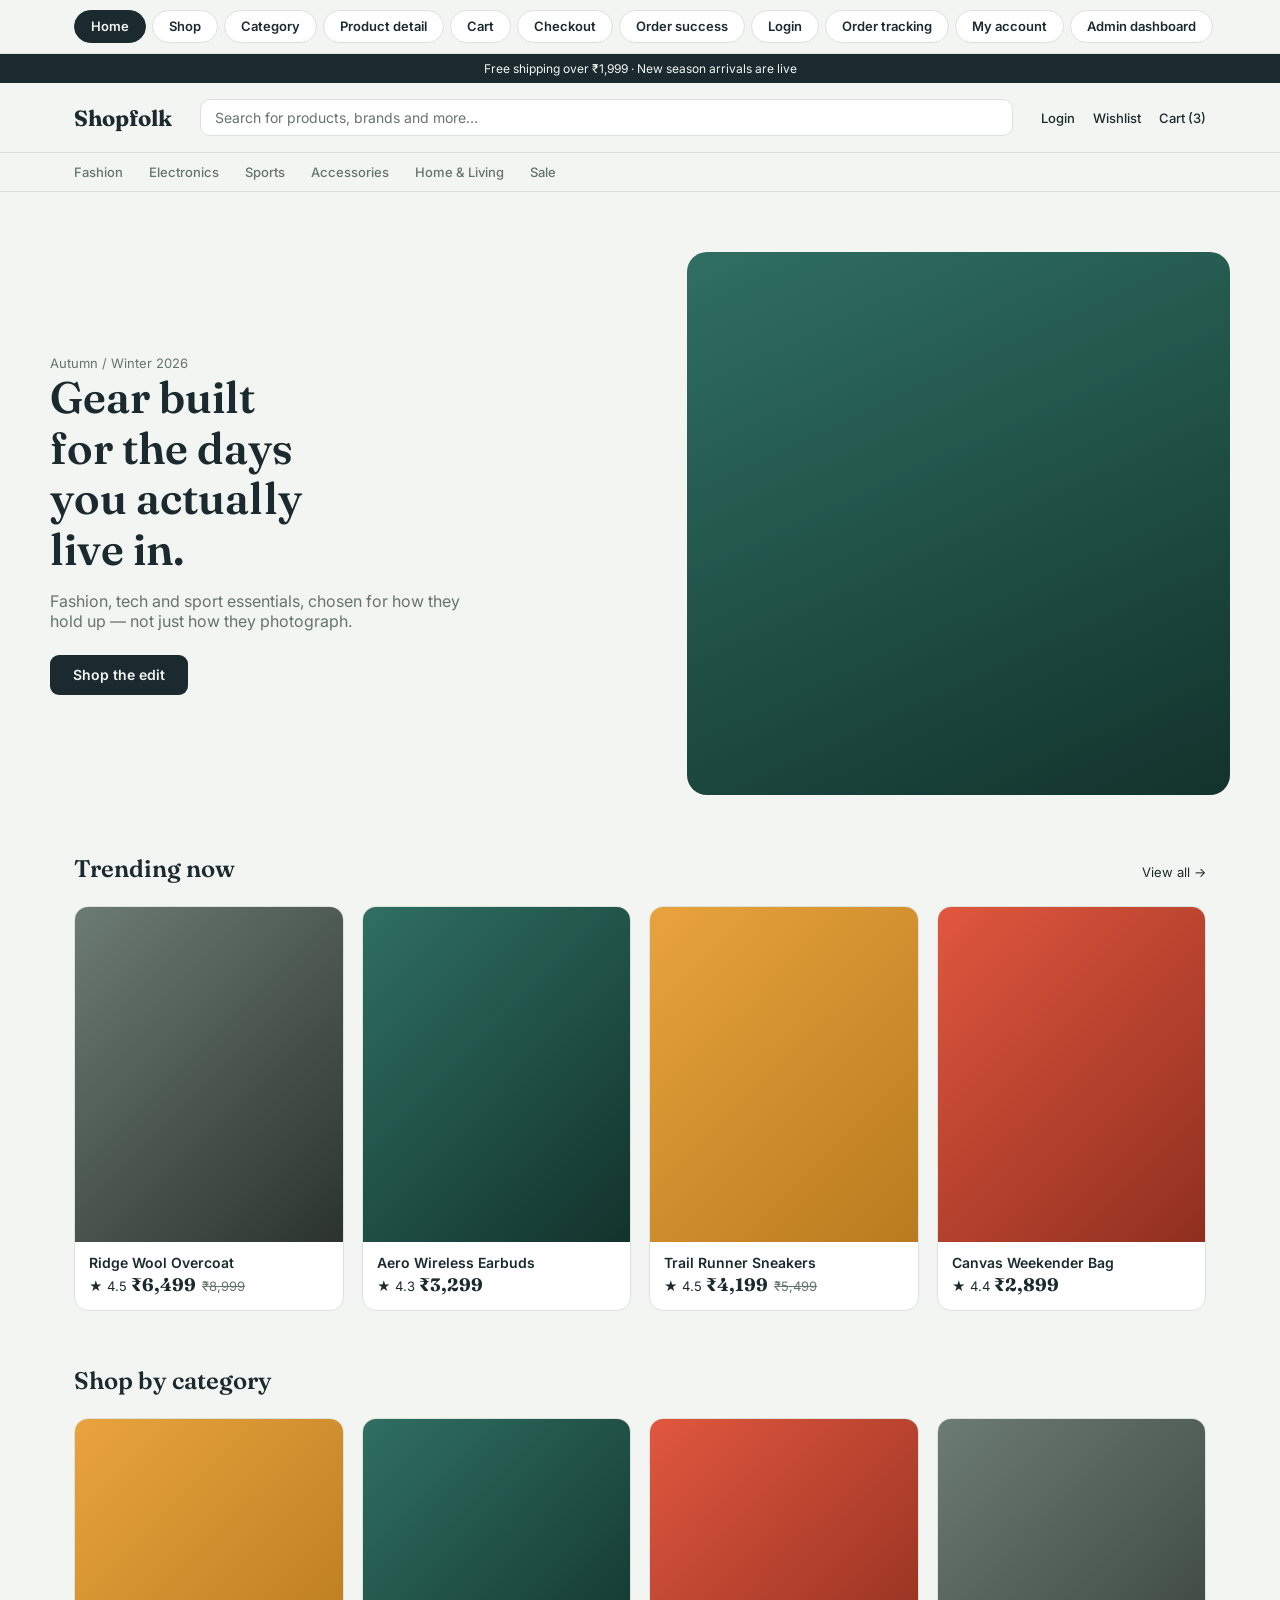
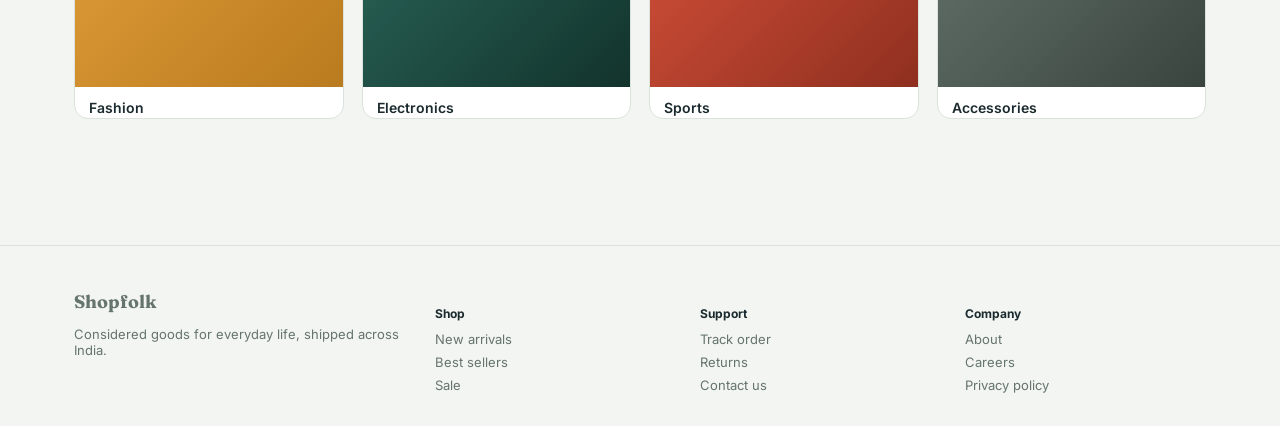
<file: refrance/shopfolk-design-system.html>
<!DOCTYPE html>
<html lang="en">
<head>
<meta charset="UTF-8">
<meta name="viewport" content="width=device-width, initial-scale=1, viewport-fit=cover">
<title>Shopfolk — Design System</title>
<link rel="preconnect" href="https://fonts.googleapis.com">
<link href="https://fonts.googleapis.com/css2?family=Fraunces:opsz,wght@9..144,400;9..144,600;9..144,700&family=Inter:wght@400;500;600;700&display=swap" rel="stylesheet">
<style>
:root{
  --ink:#1B2A2E; --paper:#F2F5F1; --line:#DBE2DC; --card:#FFFFFF;
  --marigold:#E8A33D; --teal:#2F6F62; --coral:#E1573F; --muted:#66746E;
  --radius:14px; --serif:'Fraunces',Georgia,serif; --sans:'Inter',system-ui,sans-serif;
  box-sizing:border-box; padding-top:env(safe-area-inset-top,0px); padding-bottom:env(safe-area-inset-bottom,0px);
}
@media (prefers-color-scheme:dark){
  :root:not([data-theme="light"]){ --ink:#EDEFEA; --paper:#161E1C; --line:#2B3532; --card:#1E2926; --muted:#9AA79F; }
}
:root[data-theme="dark"]{ --ink:#EDEFEA; --paper:#161E1C; --line:#2B3532; --card:#1E2926; --muted:#9AA79F; }
*{box-sizing:border-box}
html{scroll-padding-top:env(safe-area-inset-top,0px)}
body{margin:0;background:var(--paper);color:var(--ink);font-family:var(--sans);height:100%}
h1,h2,h3{font-family:var(--serif);margin:0;line-height:1.15;font-weight:600}
a{color:inherit}
.wrap{max-width:1180px;margin:0 auto;padding:0 24px}

/* top switcher */
.switcher{position:sticky;top:env(safe-area-inset-top,0px);z-index:20;background:var(--paper);border-bottom:1px solid var(--line);overflow-x:auto}
.switcher .wrap{display:flex;gap:6px;padding:10px 24px}
.switcher button{white-space:nowrap;border:1px solid var(--line);background:var(--card);color:var(--ink);font:600 13px/1 var(--sans);padding:9px 16px;border-radius:999px;cursor:pointer}
.switcher button.active{background:var(--ink);color:var(--paper);border-color:var(--ink)}

/* site chrome */
.topbar{background:var(--ink);color:var(--paper);font-size:12px;text-align:center;padding:7px 0}
header.site{border-bottom:1px solid var(--line);padding:16px 0}
header.site .wrap{display:flex;align-items:center;gap:28px}
.logo{font-family:var(--serif);font-size:22px;font-weight:700;flex-shrink:0}
.searchbar{flex:1;display:flex;align-items:center;border:1px solid var(--line);border-radius:10px;padding:9px 14px;color:var(--muted);font-size:14px;background:var(--card)}
.navicons{display:flex;gap:18px;font-size:13px;font-weight:500;flex-shrink:0}
nav.cats{border-bottom:1px solid var(--line);font-size:13px;font-weight:500}
nav.cats .wrap{display:flex;gap:26px;padding:11px 24px;overflow-x:auto}
nav.cats a{white-space:nowrap;color:var(--muted)}

footer.site{margin-top:70px;border-top:1px solid var(--line);padding:44px 0 26px;font-size:13px;color:var(--muted)}
footer.site .cols{display:grid;grid-template-columns:1.4fr 1fr 1fr 1fr;gap:24px}
footer.site h4{font-family:var(--sans);font-size:12px;color:var(--ink);margin-bottom:10px}
footer.site p,footer.site a{display:block;margin-bottom:7px}

.btn{display:inline-block;border-radius:9px;padding:12px 22px;font:600 14px/1 var(--sans);cursor:pointer;border:1px solid transparent}
.btn-primary{background:var(--ink);color:var(--paper)}
.btn-outline{background:transparent;border-color:var(--ink);color:var(--ink)}
.tag{display:inline-block;background:var(--marigold);color:#2B1E00;font:700 11px/1 var(--sans);padding:4px 8px;border-radius:6px}
.tag-sale{background:var(--coral);color:#fff}
.price{font-family:var(--serif);font-weight:700;font-size:18px}
.was{color:var(--muted);text-decoration:line-through;font-size:13px;margin-left:6px}

/* product card */
.card{background:var(--card);border:1px solid var(--line);border-radius:var(--radius);overflow:hidden}
.swatch{aspect-ratio:4/5;background:linear-gradient(135deg,var(--sw1),var(--sw2))}
.p-name{font-weight:600;font-size:14px;margin:12px 14px 2px}
.p-meta{padding:0 14px 14px;font-size:13px}
.grid{display:grid;grid-template-columns:repeat(4,1fr);gap:18px}
@media(max-width:900px){.grid{grid-template-columns:repeat(2,1fr)}}

section{padding:56px 0}
.section-head{display:flex;justify-content:space-between;align-items:baseline;margin-bottom:24px}
.eyebrow{color:var(--muted);font-size:13px}

/* page-specific */
.hero{display:grid;grid-template-columns:1.1fr 1fr;gap:40px;align-items:center;padding:60px 0}
.hero .art{aspect-ratio:1/1;border-radius:20px;background:linear-gradient(155deg,var(--teal),#12332C)}
.hero h1{font-size:44px;max-width:9ch}
@media(max-width:800px){.hero{grid-template-columns:1fr}}

.layout-side{display:grid;grid-template-columns:230px 1fr;gap:32px;align-items:start}
@media(max-width:800px){.layout-side{grid-template-columns:1fr}}
.filter-group{margin-bottom:22px;font-size:13px}
.filter-group h4{margin:0 0 8px;font-size:13px}
.filter-group label{display:block;margin-bottom:7px;color:var(--muted)}

.crumb{font-size:12px;color:var(--muted);margin-bottom:14px}

.pd-grid{display:grid;grid-template-columns:1fr 1fr;gap:44px}
@media(max-width:800px){.pd-grid{grid-template-columns:1fr}}
.pd-thumbs{display:flex;gap:10px;margin-top:10px}
.pd-thumbs .swatch{width:64px;height:72px;border-radius:8px;aspect-ratio:auto}
.pd-main.swatch{aspect-ratio:1/1.05;border-radius:16px}
.opt-row{display:flex;gap:8px;margin:8px 0 18px}
.opt{width:34px;height:34px;border-radius:8px;border:1px solid var(--line);display:flex;align-items:center;justify-content:center;font-size:12px;cursor:pointer}
.opt.sel{border-color:var(--ink);border-width:2px}

.cart-row{display:grid;grid-template-columns:74px 1fr auto auto;gap:16px;align-items:center;padding:16px 0;border-bottom:1px solid var(--line)}
.cart-row .swatch{aspect-ratio:auto;height:74px;width:74px;border-radius:10px}
.qty{border:1px solid var(--line);border-radius:8px;padding:5px 10px;font-size:13px}
.summary{background:var(--card);border:1px solid var(--line);border-radius:var(--radius);padding:22px}
.summary .row{display:flex;justify-content:space-between;font-size:14px;margin-bottom:10px;color:var(--muted)}
.summary .row.total{color:var(--ink);font-weight:700;font-family:var(--serif);font-size:17px;border-top:1px solid var(--line);padding-top:12px}
.cart-layout{display:grid;grid-template-columns:1fr 340px;gap:36px}
@media(max-width:800px){.cart-layout{grid-template-columns:1fr}}

.steps{display:flex;gap:0;margin-bottom:36px;font-size:13px;font-weight:600}
.steps .step{flex:1;text-align:center;padding-bottom:12px;border-bottom:3px solid var(--line);color:var(--muted)}
.steps .step.on{border-color:var(--teal);color:var(--ink)}
.form-field{margin-bottom:14px}
.form-field label{display:block;font-size:12px;color:var(--muted);margin-bottom:5px}
.form-field input{width:100%;padding:11px 13px;border:1px solid var(--line);border-radius:9px;background:var(--card);color:var(--ink);font:14px var(--sans)}
.pay-opt{border:1px solid var(--line);border-radius:10px;padding:13px 16px;margin-bottom:10px;font-size:14px;display:flex;justify-content:space-between}

.auth-wrap{max-width:400px;margin:60px auto;padding:36px;background:var(--card);border:1px solid var(--line);border-radius:18px}
.auth-wrap h2{margin-bottom:6px}
.auth-wrap p.sub{color:var(--muted);font-size:14px;margin:0 0 24px}
.divider{display:flex;align-items:center;gap:10px;color:var(--muted);font-size:12px;margin:16px 0}
.divider::before,.divider::after{content:"";flex:1;height:1px;background:var(--line)}
.chk{font-size:12px;color:var(--muted);display:flex;gap:7px;align-items:center;margin:10px 0}

.page{display:none}
.page.active{display:block}

/* category banner */
.cat-banner{aspect-ratio:5/1;border-radius:16px;background:linear-gradient(120deg,var(--marigold),#12332C);margin-bottom:28px}
@media(max-width:800px){.cat-banner{aspect-ratio:2/1}}

/* order tracking */
.track-timeline{display:flex;justify-content:space-between;margin:36px 0;position:relative}
.track-timeline::before{content:"";position:absolute;top:11px;left:5%;right:5%;height:2px;background:var(--line);z-index:0}
.track-step{flex:1;text-align:center;position:relative;z-index:1;font-size:12px;color:var(--muted)}
.track-dot{width:24px;height:24px;border-radius:50%;background:var(--card);border:2px solid var(--line);margin:0 auto 8px;display:flex;align-items:center;justify-content:center;font-size:11px}
.track-step.done .track-dot{background:var(--teal);border-color:var(--teal);color:#fff}
.track-step.done{color:var(--ink);font-weight:600}

/* account */
.acc-layout{display:grid;grid-template-columns:220px 1fr;gap:32px}
@media(max-width:800px){.acc-layout{grid-template-columns:1fr}}
.acc-nav a{display:block;padding:10px 14px;border-radius:9px;font-size:14px;margin-bottom:4px;color:var(--muted)}
.acc-nav a.on{background:var(--ink);color:var(--paper);font-weight:600}
.order-card{border:1px solid var(--line);border-radius:12px;padding:16px 18px;margin-bottom:14px;display:flex;justify-content:space-between;align-items:center;flex-wrap:wrap;gap:10px}
.status-pill{font-size:11px;font-weight:700;padding:4px 10px;border-radius:999px;background:var(--teal);color:#fff}

/* admin */
.admin-shell{display:grid;grid-template-columns:220px 1fr;min-height:100vh}
.admin-side{background:var(--ink);color:var(--paper);padding:24px 16px}
.admin-side .logo{color:var(--paper);margin-bottom:26px}
.admin-side a{display:block;padding:9px 12px;border-radius:8px;font-size:13px;margin-bottom:2px;color:#C9D2CC}
.admin-side a.on{background:rgba(255,255,255,.12);color:#fff;font-weight:600}
.admin-main{padding:26px 30px;background:var(--paper)}
.kpi-grid{display:grid;grid-template-columns:repeat(4,1fr);gap:16px;margin-bottom:26px}
@media(max-width:800px){.kpi-grid{grid-template-columns:repeat(2,1fr)}.admin-shell{grid-template-columns:1fr}.admin-side{display:none}}
.kpi{background:var(--card);border:1px solid var(--line);border-radius:12px;padding:18px}
.kpi .v{font-family:var(--serif);font-size:24px;font-weight:700}
.kpi .l{font-size:12px;color:var(--muted)}
table.admin-t{width:100%;border-collapse:collapse;background:var(--card);border:1px solid var(--line);border-radius:12px;overflow:hidden;font-size:13px}
table.admin-t th{text-align:left;background:var(--paper);padding:11px 14px;font-size:11px;color:var(--muted);border-bottom:1px solid var(--line)}
table.admin-t td{padding:11px 14px;border-bottom:1px solid var(--line)}
.dot-status{display:inline-flex;align-items:center;gap:6px;font-size:12px;font-weight:600}
.dot-status::before{content:"";width:7px;height:7px;border-radius:50%;background:var(--teal)}
</style>
</head>
<body>

<div class="switcher"><div class="wrap" id="tabs"></div></div>

<!-- ============ HOME ============ -->
<div class="page active" id="page-home">
  <div class="topbar">Free shipping over ₹1,999 · New season arrivals are live</div>
  <header class="site"><div class="wrap">
    <div class="logo">Shopfolk</div>
    <div class="searchbar">Search for products, brands and more…</div>
    <div class="navicons"><span>Login</span><span>Wishlist</span><span>Cart (3)</span></div>
  </div></header>
  <nav class="cats"><div class="wrap">
    <a>Fashion</a><a>Electronics</a><a>Sports</a><a>Accessories</a><a>Home &amp; Living</a><a>Sale</a>
  </div></nav>

  <div class="wrap hero">
    <div>
      <span class="eyebrow">Autumn / Winter 2026</span>
      <h1>Gear built for the days you actually live in.</h1>
      <p style="color:var(--muted);max-width:42ch;margin:16px 0 24px">Fashion, tech and sport essentials, chosen for how they hold up — not just how they photograph.</p>
      <span class="btn btn-primary" onclick="go('shop')">Shop the edit</span>
    </div>
    <div class="art"></div>
  </div>

  <div class="wrap"><section style="padding-top:0">
    <div class="section-head"><h2>Trending now</h2><a onclick="go('shop')" style="cursor:pointer;font-size:13px">View all →</a></div>
    <div class="grid" id="home-grid"></div>
  </section></div>

  <div class="wrap"><section style="padding-top:0">
    <div class="section-head"><h2>Shop by category</h2></div>
    <div class="grid" style="grid-template-columns:repeat(4,1fr)">
      <div class="card"><div class="swatch" style="--sw1:#E8A33D;--sw2:#B97B1F;aspect-ratio:1/1"></div><div class="p-name">Fashion</div></div>
      <div class="card"><div class="swatch" style="--sw1:#2F6F62;--sw2:#12332C;aspect-ratio:1/1"></div><div class="p-name">Electronics</div></div>
      <div class="card"><div class="swatch" style="--sw1:#E1573F;--sw2:#8F2F1F;aspect-ratio:1/1"></div><div class="p-name">Sports</div></div>
      <div class="card"><div class="swatch" style="--sw1:#6C7B74;--sw2:#3A443F;aspect-ratio:1/1"></div><div class="p-name">Accessories</div></div>
    </div>
  </section></div>

  <footer class="site"><div class="wrap cols">
    <div><div class="logo" style="font-size:18px;margin-bottom:10px">Shopfolk</div><p>Considered goods for everyday life, shipped across India.</p></div>
    <div><h4>Shop</h4><a>New arrivals</a><a>Best sellers</a><a>Sale</a></div>
    <div><h4>Support</h4><a>Track order</a><a>Returns</a><a>Contact us</a></div>
    <div><h4>Company</h4><a>About</a><a>Careers</a><a>Privacy policy</a></div>
  </div></footer>
</div>

<!-- ============ SHOP ============ -->
<div class="page" id="page-shop">
  <header class="site"><div class="wrap">
    <div class="logo">Shopfolk</div><div class="searchbar">Search…</div>
    <div class="navicons"><span>Login</span><span>Wishlist</span><span>Cart (3)</span></div>
  </div></header>
  <div class="wrap" style="padding-top:24px">
    <div class="crumb">Home / Shop / All products</div>
    <div class="section-head"><h2>All products <span style="color:var(--muted);font-weight:400;font-size:15px">— 248 items</span></h2>
      <span style="font-size:13px;border:1px solid var(--line);border-radius:8px;padding:8px 14px">Sort: Popularity ▾</span></div>
    <div class="layout-side">
      <aside>
        <div class="filter-group"><h4>Category</h4><label>☐ Fashion</label><label>☐ Electronics</label><label>☐ Sports</label><label>☐ Accessories</label></div>
        <div class="filter-group"><h4>Price</h4><label>☐ Under ₹1,000</label><label>☐ ₹1,000–₹3,000</label><label>☐ ₹3,000+</label></div>
        <div class="filter-group"><h4>Brand</h4><label>☐ Northline</label><label>☐ Veyra</label><label>☐ Kaelo</label></div>
        <div class="filter-group"><h4>Rating</h4><label>☐ 4★ &amp; up</label><label>☐ 3★ &amp; up</label></div>
      </aside>
      <div class="grid" id="shop-grid"></div>
    </div>
    <div style="display:flex;justify-content:center;gap:8px;margin:36px 0;font-size:13px">
      <span class="btn btn-outline">‹</span><span class="btn btn-primary">1</span><span class="btn btn-outline">2</span><span class="btn btn-outline">3</span><span class="btn btn-outline">›</span>
    </div>
  </div>
</div>

<!-- ============ PRODUCT DETAIL ============ -->
<div class="page" id="page-product">
  <header class="site"><div class="wrap">
    <div class="logo">Shopfolk</div><div class="searchbar">Search…</div>
    <div class="navicons"><span>Login</span><span>Wishlist</span><span>Cart (3)</span></div>
  </div></header>
  <div class="wrap" style="padding-top:24px">
    <div class="crumb">Home / Fashion / Outerwear / Ridge Wool Overcoat</div>
    <div class="pd-grid">
      <div>
        <div class="swatch pd-main" style="--sw1:#6C7B74;--sw2:#2C332F"></div>
        <div class="pd-thumbs">
          <div class="swatch" style="--sw1:#6C7B74;--sw2:#2C332F"></div>
          <div class="swatch" style="--sw1:#8A968F;--sw2:#3A443F"></div>
          <div class="swatch" style="--sw1:#4E5951;--sw2:#20261F"></div>
        </div>
      </div>
      <div>
        <span class="tag">Bestseller</span>
        <h1 style="font-size:26px;margin:12px 0 6px">Ridge Wool Overcoat</h1>
        <div style="color:var(--muted);font-size:13px;margin-bottom:14px">★★★★☆ 4.3 (312 reviews)</div>
        <div><span class="price">₹6,499</span><span class="was">₹8,999</span> <span class="tag tag-sale" style="margin-left:8px">28% off</span></div>
        <p style="color:var(--muted);font-size:14px;margin:16px 0">Inclusive of all taxes. Free delivery by Wed, 1 Oct. 10-day easy returns.</p>
        <div><strong style="font-size:13px">Color</strong>
          <div class="opt-row">
            <div class="opt sel" style="background:#2C332F"></div><div class="opt" style="background:#6C7B74"></div><div class="opt" style="background:#8F2F1F"></div>
          </div></div>
        <div><strong style="font-size:13px">Size</strong>
          <div class="opt-row"><div class="opt">S</div><div class="opt sel">M</div><div class="opt">L</div><div class="opt">XL</div></div></div>
        <div style="display:flex;gap:12px;margin:20px 0">
          <span class="btn btn-outline" onclick="go('cart')">Add to cart</span>
          <span class="btn btn-primary" onclick="go('checkout')">Buy now</span>
        </div>
        <p style="font-size:13px;color:var(--muted)">Merino-blend wool, satin lining, horn-effect buttons. Model is 6'0" wearing size M.</p>
      </div>
    </div>
    <section><h2 style="font-size:20px;margin-bottom:16px">You may also like</h2><div class="grid" id="related-grid"></div></section>
  </div>
</div>

<!-- ============ CART ============ -->
<div class="page" id="page-cart">
  <header class="site"><div class="wrap">
    <div class="logo">Shopfolk</div><div class="searchbar">Search…</div>
    <div class="navicons"><span>Login</span><span>Wishlist</span><span>Cart (3)</span></div>
  </div></header>
  <div class="wrap" style="padding-top:24px 0 60px">
    <h1 style="font-size:24px;margin-bottom:20px">Your cart <span style="color:var(--muted);font-weight:400;font-size:15px">(3 items)</span></h1>
    <div class="cart-layout">
      <div>
        <div class="cart-row"><div class="swatch" style="--sw1:#6C7B74;--sw2:#2C332F"></div>
          <div><div style="font-weight:600;font-size:14px">Ridge Wool Overcoat</div><div style="color:var(--muted);font-size:13px">Charcoal · Size M</div></div>
          <div class="qty">− 1 +</div><div class="price">₹6,499</div></div>
        <div class="cart-row"><div class="swatch" style="--sw1:#2F6F62;--sw2:#12332C"></div>
          <div><div style="font-weight:600;font-size:14px">Aero Wireless Earbuds</div><div style="color:var(--muted);font-size:13px">Sage</div></div>
          <div class="qty">− 1 +</div><div class="price">₹3,299</div></div>
        <div class="cart-row"><div class="swatch" style="--sw1:#E8A33D;--sw2:#B97B1F"></div>
          <div><div style="font-weight:600;font-size:14px">Trail Runner Sneakers</div><div style="color:var(--muted);font-size:13px">Amber · UK 9</div></div>
          <div class="qty">− 1 +</div><div class="price">₹4,199</div></div>
        <div style="margin-top:18px;display:flex;gap:10px"><input placeholder="Coupon code" style="flex:1;padding:11px 13px;border:1px solid var(--line);border-radius:9px;background:var(--card);color:var(--ink)"><span class="btn btn-outline">Apply</span></div>
      </div>
      <div class="summary">
        <div class="row"><span>Subtotal</span><span>₹13,997</span></div>
        <div class="row"><span>Discount</span><span>−₹1,200</span></div>
        <div class="row"><span>Delivery</span><span>Free</span></div>
        <div class="row total"><span>Total</span><span>₹12,797</span></div>
        <span class="btn btn-primary" style="width:100%;text-align:center;margin-top:14px" onclick="go('checkout')">Proceed to checkout</span>
        <span class="btn btn-outline" style="width:100%;text-align:center;margin-top:10px" onclick="go('shop')">Continue shopping</span>
      </div>
    </div>
  </div>
</div>

<!-- ============ CHECKOUT ============ -->
<div class="page" id="page-checkout">
  <header class="site"><div class="wrap"><div class="logo">Shopfolk</div></div></header>
  <div class="wrap" style="padding-top:24px 0 60px;max-width:900px">
    <div class="steps">
      <div class="step on">1 · Address</div><div class="step">2 · Delivery</div><div class="step">3 · Payment</div>
    </div>
    <div class="cart-layout" style="grid-template-columns:1fr 300px">
      <div>
        <h3 style="font-size:16px;margin-bottom:14px">Delivery address</h3>
        <div class="form-field"><label>Full name</label><input value="Aarav Mehta"></div>
        <div class="form-field"><label>Phone number</label><input value="+91 98765 43210"></div>
        <div class="form-field"><label>Address</label><input value="4B, Rosewood Residency, Meerut, UP 250001"></div>
        <span class="btn btn-outline">+ Add new address</span>
        <h3 style="font-size:16px;margin:28px 0 14px">Payment method</h3>
        <div class="pay-opt"><span>UPI</span><span>◉</span></div>
        <div class="pay-opt"><span>Credit / Debit card</span><span>○</span></div>
        <div class="pay-opt"><span>Cash on delivery</span><span>○</span></div>
      </div>
      <div class="summary">
        <div class="row"><span>Subtotal</span><span>₹13,997</span></div>
        <div class="row"><span>Discount</span><span>−₹1,200</span></div>
        <div class="row"><span>Delivery</span><span>Free</span></div>
        <div class="row total"><span>Total</span><span>₹12,797</span></div>
        <span class="btn btn-primary" style="width:100%;text-align:center;margin-top:14px" onclick="go('success')">Place order</span>
      </div>
    </div>
  </div>
</div>

<!-- ============ ORDER SUCCESS ============ -->
<div class="page" id="page-success">
  <header class="site"><div class="wrap"><div class="logo">Shopfolk</div></div></header>
  <div class="wrap" style="max-width:520px;text-align:center;padding:70px 24px">
    <div style="width:64px;height:64px;border-radius:50%;background:var(--teal);color:#fff;display:flex;align-items:center;justify-content:center;font-size:28px;margin:0 auto 20px">✓</div>
    <h2 style="font-size:24px">Order placed</h2>
    <p style="color:var(--muted);margin:10px 0 26px">Order #SF-118402 · Arriving by Wed, 1 Oct<br>Paid via UPI — ₹12,797</p>
    <div style="display:flex;gap:12px;justify-content:center">
      <span class="btn btn-outline" onclick="go('shop')">Continue shopping</span>
      <span class="btn btn-primary">Track order</span>
    </div>
  </div>
</div>

<!-- ============ LOGIN ============ -->
<div class="page" id="page-login">
  <header class="site"><div class="wrap"><div class="logo">Shopfolk</div></div></header>
  <div class="wrap"><div class="auth-wrap">
    <h2>Welcome back</h2><p class="sub">Log in to track orders and access your wishlist.</p>
    <div class="form-field"><label>Email or phone</label><input></div>
    <div class="form-field"><label>Password</label><input type="password"></div>
    <div style="display:flex;justify-content:space-between;font-size:12px;color:var(--muted);margin-bottom:16px"><span class="chk">☐ Remember me</span><span>Forgot password?</span></div>
    <span class="btn btn-primary" style="width:100%;text-align:center;display:block">Log in</span>
    <div class="divider">or</div>
    <span class="btn btn-outline" style="width:100%;text-align:center;display:block">Continue with Google</span>
    <p style="text-align:center;font-size:13px;color:var(--muted);margin-top:18px">New here? <a style="color:var(--ink);font-weight:600">Create an account</a></p>
  </div></div>
</div>

<!-- ============ CATEGORY ============ -->
<div class="page" id="page-category">
  <header class="site"><div class="wrap"><div class="logo">Shopfolk</div><div class="searchbar">Search…</div>
    <div class="navicons"><span>Login</span><span>Wishlist</span><span>Cart (3)</span></div></div></header>
  <div class="wrap" style="padding-top:24px">
    <div class="crumb">Home / Electronics</div>
    <div class="cat-banner"></div>
    <div class="section-head"><h2>Electronics <span style="color:var(--muted);font-weight:400;font-size:15px">— 96 items</span></h2>
      <span style="font-size:13px;border:1px solid var(--line);border-radius:8px;padding:8px 14px">Sort: Newest ▾</span></div>
    <div class="layout-side">
      <aside>
        <div class="filter-group"><h4>Sub-category</h4><label>☐ Audio</label><label>☐ Wearables</label><label>☐ Accessories</label></div>
        <div class="filter-group"><h4>Price</h4><label>☐ Under ₹3,000</label><label>☐ ₹3,000–₹8,000</label><label>☐ ₹8,000+</label></div>
        <div class="filter-group"><h4>Brand</h4><label>☐ Northline</label><label>☐ Veyra</label><label>☐ Kaelo</label></div>
        <div class="filter-group"><h4>Rating</h4><label>☐ 4★ &amp; up</label></div>
      </aside>
      <div class="grid" id="category-grid"></div>
    </div>
    <span class="btn btn-primary" style="position:fixed;bottom:20px;left:50%;transform:translateX(-50%);display:none" id="mobfilter">Filters</span>
  </div>
</div>

<!-- ============ ORDER TRACKING ============ -->
<div class="page" id="page-tracking">
  <header class="site"><div class="wrap"><div class="logo">Shopfolk</div></div></header>
  <div class="wrap" style="padding-top:24px;max-width:760px">
    <div class="crumb">Home / My orders / Track order</div>
    <h2 style="font-size:22px">Order #SF-118402</h2>
    <p style="color:var(--muted);font-size:14px;margin:6px 0 10px">Ridge Wool Overcoat · Charcoal, M — arriving Wed, 1 Oct</p>
    <div class="track-timeline">
      <div class="track-step done"><div class="track-dot">✓</div>Placed</div>
      <div class="track-step done"><div class="track-dot">✓</div>Confirmed</div>
      <div class="track-step done"><div class="track-dot">✓</div>Packed</div>
      <div class="track-step done"><div class="track-dot">✓</div>Shipped</div>
      <div class="track-step"><div class="track-dot">●</div>Out for delivery</div>
      <div class="track-step"><div class="track-dot">○</div>Delivered</div>
    </div>
    <div class="summary" style="margin-top:20px">
      <div class="row"><span>Delivery address</span><span>4B, Rosewood Residency, Meerut</span></div>
      <div class="row"><span>Estimated delivery</span><span>Wed, 1 Oct</span></div>
      <div class="row" style="margin-bottom:0"><span>Carrier</span><span>Shopfolk Express</span></div>
    </div>
  </div>
</div>

<!-- ============ MY ACCOUNT ============ -->
<div class="page" id="page-account">
  <header class="site"><div class="wrap"><div class="logo">Shopfolk</div></div></header>
  <div class="wrap" style="padding-top:24px 0 60px">
    <div class="acc-layout">
      <nav class="acc-nav">
        <a class="on">My orders</a><a>Profile</a><a>Wishlist</a><a>Saved addresses</a><a>Payment methods</a><a>Notifications</a><a>Change password</a><a>Logout</a>
      </nav>
      <div>
        <h2 style="font-size:20px;margin-bottom:16px">My orders</h2>
        <div class="order-card">
          <div><div style="font-weight:600;font-size:14px">#SF-118402 · 3 items</div><div style="color:var(--muted);font-size:13px">Placed 24 Sep · ₹12,797</div></div>
          <span class="status-pill">Shipped</span>
          <span class="btn btn-outline" onclick="go('tracking')" style="padding:8px 14px">Track</span>
        </div>
        <div class="order-card">
          <div><div style="font-weight:600;font-size:14px">#SF-117950 · 1 item</div><div style="color:var(--muted);font-size:13px">Placed 12 Sep · ₹3,299</div></div>
          <span class="status-pill" style="background:var(--muted)">Delivered</span>
          <span class="btn btn-outline" style="padding:8px 14px">Return</span>
        </div>
        <div class="order-card">
          <div><div style="font-weight:600;font-size:14px">#SF-117310 · 2 items</div><div style="color:var(--muted);font-size:13px">Placed 2 Sep · ₹5,498</div></div>
          <span class="status-pill" style="background:var(--coral)">Cancelled</span>
          <span class="btn btn-outline" style="padding:8px 14px">View details</span>
        </div>
      </div>
    </div>
  </div>
</div>

<!-- ============ ADMIN DASHBOARD ============ -->
<div class="page" id="page-admin">
  <div class="admin-shell">
    <aside class="admin-side">
      <div class="logo">Shopfolk</div>
      <a class="on">Dashboard</a><a>Products</a><a>Orders</a><a>Customers</a><a>Categories</a><a>Coupons</a><a>Reviews</a><a>Settings</a>
    </aside>
    <main class="admin-main">
      <h2 style="font-size:20px;margin-bottom:20px">Dashboard</h2>
      <div class="kpi-grid">
        <div class="kpi"><div class="v">₹8.4L</div><div class="l">Total sales — this month</div></div>
        <div class="kpi"><div class="v">1,204</div><div class="l">Orders</div></div>
        <div class="kpi"><div class="v">6,830</div><div class="l">Customers</div></div>
        <div class="kpi"><div class="v">312</div><div class="l">Products listed</div></div>
      </div>
      <h3 style="font-size:15px;margin-bottom:12px">Recent orders</h3>
      <table class="admin-t">
        <tr><th>Order</th><th>Customer</th><th>Amount</th><th>Status</th></tr>
        <tr><td>#SF-118402</td><td>Aarav Mehta</td><td>₹12,797</td><td><span class="dot-status">Shipped</span></td></tr>
        <tr><td>#SF-118399</td><td>Ishita Rao</td><td>₹4,199</td><td><span class="dot-status">Packed</span></td></tr>
        <tr><td>#SF-118391</td><td>Devansh Nair</td><td>₹9,320</td><td><span class="dot-status">Delivered</span></td></tr>
        <tr><td>#SF-118388</td><td>Priya Kapoor</td><td>₹2,199</td><td><span class="dot-status" style="color:var(--coral)">Cancelled</span></td></tr>
      </table>
    </main>
  </div>
</div>

<script>
const PAGES=['home','shop','category','product','cart','checkout','success','login','tracking','account','admin'];
const LABELS={home:'Home',shop:'Shop',category:'Category',product:'Product detail',cart:'Cart',checkout:'Checkout',success:'Order success',login:'Login',tracking:'Order tracking',account:'My account',admin:'Admin dashboard'};
const tabs=document.getElementById('tabs');
PAGES.forEach(p=>{const b=document.createElement('button');b.textContent=LABELS[p];b.onclick=()=>go(p);b.id='tab-'+p;tabs.appendChild(b);});
function go(p){
  document.querySelectorAll('.page').forEach(el=>el.classList.remove('active'));
  document.getElementById('page-'+p).classList.add('active');
  document.querySelectorAll('.switcher button').forEach(b=>b.classList.remove('active'));
  document.getElementById('tab-'+p).classList.add('active');
  window.scrollTo(0,0);
}
go('home');

// product data for grids
const PRODUCTS=[
 {n:'Ridge Wool Overcoat',p:'₹6,499',w:'₹8,999',c1:'#6C7B74',c2:'#2C332F'},
 {n:'Aero Wireless Earbuds',p:'₹3,299',c1:'#2F6F62',c2:'#12332C'},
 {n:'Trail Runner Sneakers',p:'₹4,199',w:'₹5,499',c1:'#E8A33D',c2:'#B97B1F'},
 {n:'Canvas Weekender Bag',p:'₹2,899',c1:'#E1573F',c2:'#8F2F1F'},
 {n:'Merino Crew Sweater',p:'₹2,199',c1:'#8A968F',c2:'#3A443F'},
 {n:'SmartFit Watch Pro',p:'₹7,999',w:'₹9,999',c1:'#1B2A2E',c2:'#3A443F'},
 {n:'Court Classic Sneakers',p:'₹3,599',c1:'#DBE2DC',c2:'#8A968F'},
 {n:'Studio Yoga Mat',p:'₹1,299',c1:'#E8A33D',c2:'#2F6F62'}
];
function card(pr){
  return `<div class="card"><div class="swatch" style="--sw1:${pr.c1};--sw2:${pr.c2}"></div>
    <div class="p-name">${pr.n}</div>
    <div class="p-meta">★ 4.${2+Math.floor(Math.random()*6)} <span class="price">${pr.p}</span>${pr.w?`<span class="was">${pr.w}</span>`:''}</div></div>`;
}
document.getElementById('home-grid').innerHTML=PRODUCTS.slice(0,4).map(card).join('');
document.getElementById('shop-grid').innerHTML=PRODUCTS.map(card).join('');
document.getElementById('related-grid').innerHTML=PRODUCTS.slice(2,6).map(card).join('');
document.getElementById('category-grid').innerHTML=PRODUCTS.slice(1,8).map(card).join('');
</script>
</body>
</html>
</file>
